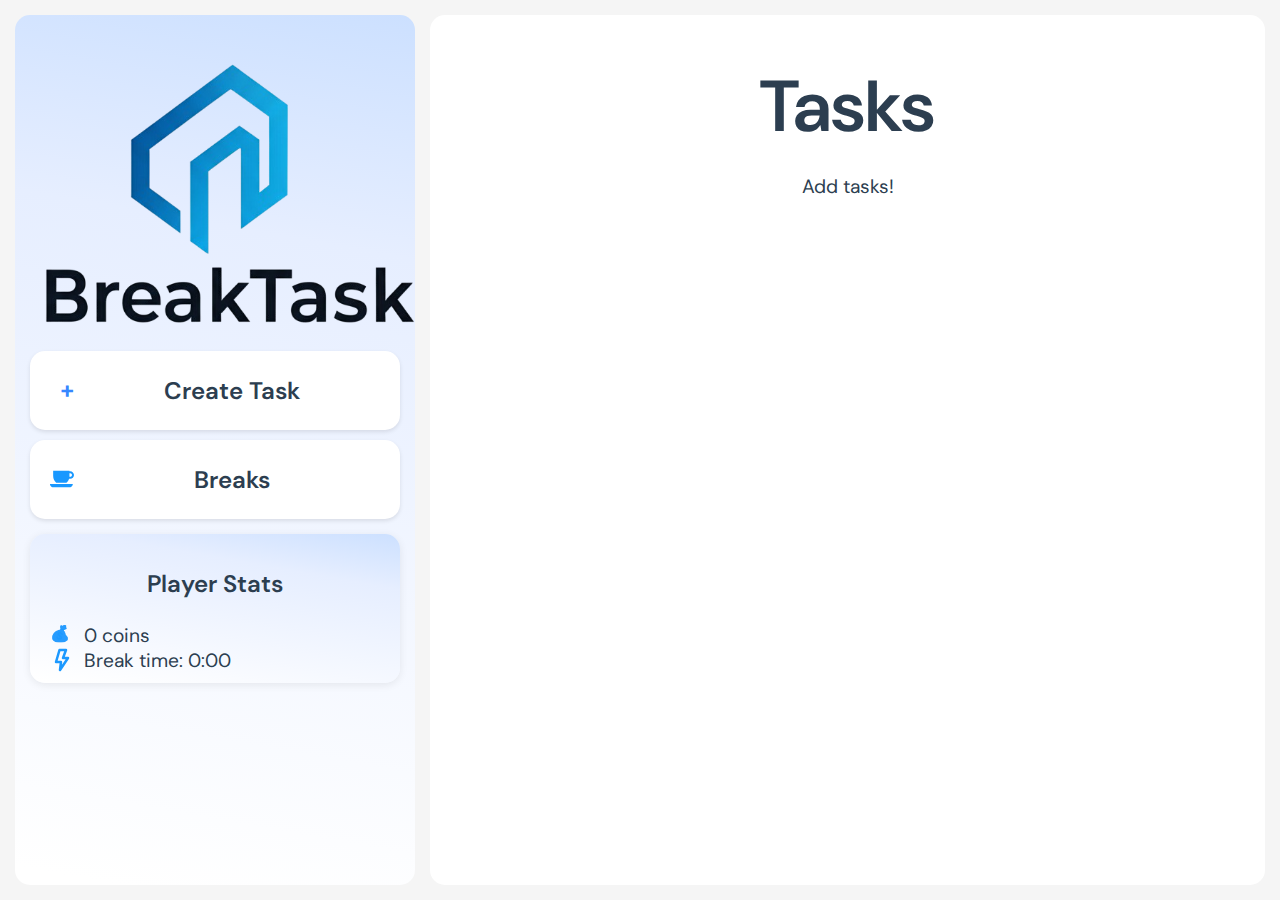
<file: index.html>
<!DOCTYPE html>
<html>
  <head>
    <meta charset="utf-8" />
    <meta http-equiv="X-UA-Compatible" content="IE=edge" />
    <title>BreakTask - Tasks</title>
    <meta name="description" content="" />
    <meta name="viewport" content="width=device-width, initial-scale=1" />
    <link rel="stylesheet" href="style.css" />
    <link rel="icon" type="image/x-icon" href="/ass_ets/favicon.ico" />
    <link rel="preconnect" href="https://fonts.googleapis.com" />
    <link rel="preconnect" href="https://fonts.gstatic.com" crossorigin />
    <link
      href="https://fonts.googleapis.com/css2?family=DM+Sans:ital,opsz,wght@0,9..40,100..1000;1,9..40,100..1000&display=swap"
      rel="stylesheet"
    />
    <link
      href="https://fonts.googleapis.com/css2?family=JetBrains+Mono:wght@100;200;300;400;500;600;700;800&display=swap"
      rel="stylesheet"
    />
  </head>
  <body>
    <div id="left_dashboard" class="dashboard blue-gradient-bg">
      <img
        width="400px"
        style="display: block; margin: 0 auto"
        src="/ass_ets/logo.png"
      />
      <div id="action_sidebar">
        <div id="create_task_button" class="button full-width">
          <div class="button-content">
            <div id="create_task_button_emblem" class="emblem">+</div>
            <div id="create_task_button_emblem_text" class="button-text">
              <p>Create Task</p>
            </div>
          </div>
        </div>
        <div
          id="breaks_button"
          onclick="window.location.href='breaks.html'"
          class="button full-width"
        >
          <div class="button-content">
            <div
              id="breaks_button_emblem"
              class="emblem-container-no-fullwidth"
            >
              <img src="ass_ets/break.svg" alt="lock" class="svg-emblem" />
            </div>
            <div id="break_button_emblem_text" class="button-text">
              <p>Breaks</p>
            </div>
          </div>
        </div>
      </div>
      <div
        id="player_stats"
        class="dashboard no-side-margin blue-gradient-bg fit-width"
      >
        <div id="player_stats_title" class="button-text">
          <p>Player Stats</p>
        </div>
        <div id="coins-container" class="flex-container">
          <div id="coins-container-emblem" class="svg-emblem">💰</div>
          <p>Coins:</p>
        </div>
        <div id="points-container" class="flex-container">
          <img
            id="break-container-emblem"
            class="svg-emblem"
            src="ass_ets/break_symbol.svg"
            alt="break"
          />
          <p>Break time:</p>
        </div>
      </div>
    </div>
    <div id="task_lis_container" class="gray-bg container">
      <div id="task_title" class="gray-bg">
        <h1 style="text-align: center">Tasks</h1>
        <br />
      </div>
      <p style="text-align: center">Add tasks!</p> <br>
      <div id="task_list" class="gray-bg">
        <!--styling div in HTML to be moved to JS-->
        <div class="task-item"></div>
      </div>
    </div>

    <div id="add_task_popup_overlay" class="overlay"></div>
    <div id="add_task_popup" class="blue-gradient-bg popup">
      <div id="add_task_popup_title">
        <h1>Add Task</h1>

        <div id="add_task_input_container" class="input-container">
          <input type="text" id="add_task_input" placeholder="Task name" />
          <input type="number" id="add_task_input" placeholder="Time needed" />
        </div>
        <hr style="margin: 10px 0; border: 1px solid #3687ff" />
        <div id="add_task_popup_button" class="button">Add Task</div>
        <div
          id="add_task_popup_close_button top-margin-space"
          class="emblem-container justify-right"
        >
          <img
            id="add_task_popup_cancel_button"
            src="ass_ets/close-x.svg"
            alt="close"
            class="svg-emblem"
          />
        </div>
      </div>
    </div>

    <script src="script.js" async defer></script>
  </body>
</html>
</file>
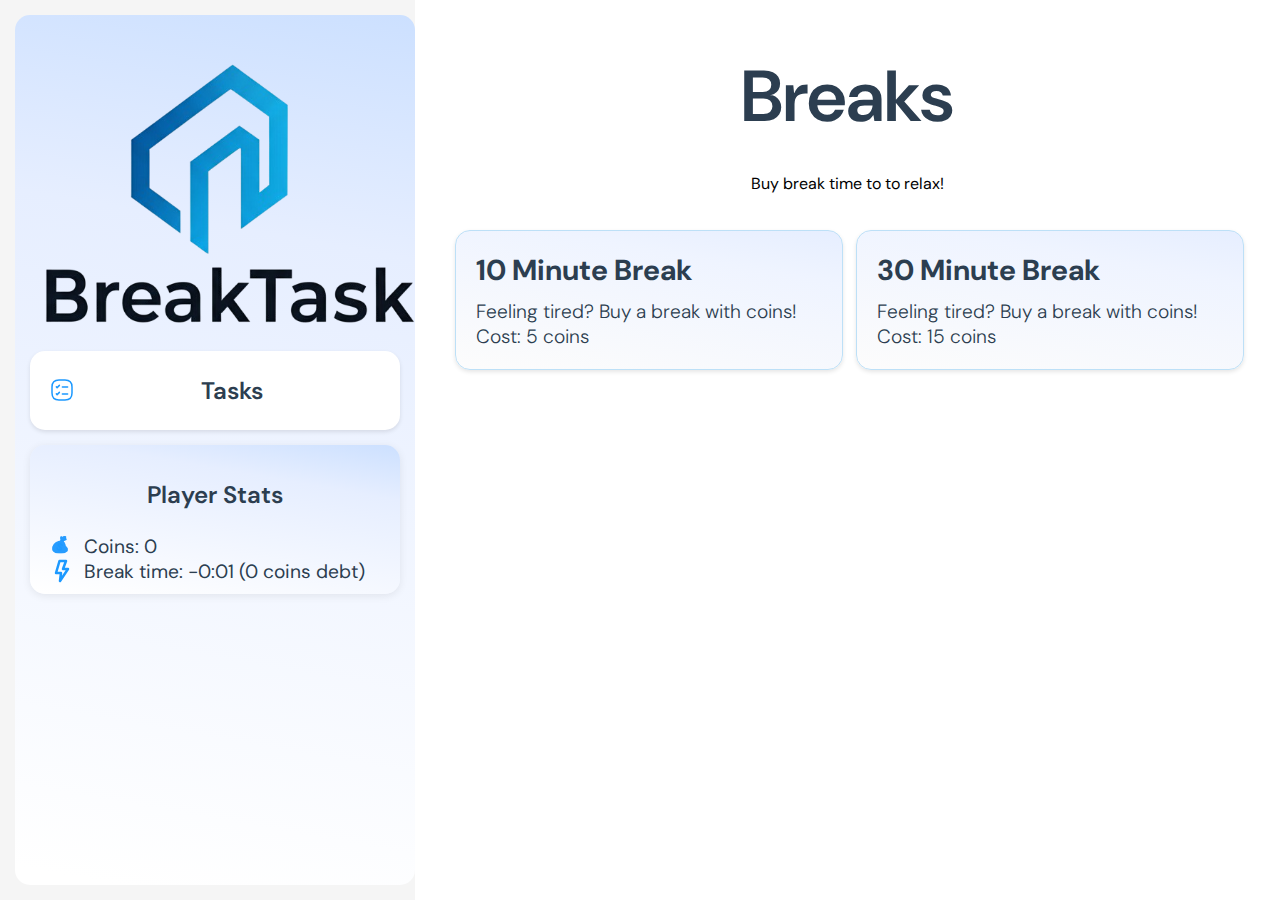
<file: breaks.html>
<!DOCTYPE html>
<html>
  <head>
    <meta charset="utf-8" />
    <meta http-equiv="X-UA-Compatible" content="IE=edge" />
    <title>BreakTask - Break</title>
    <meta name="description" content="" />
    <meta name="viewport" content="width=device-width, initial-scale=1" />
    <link rel="stylesheet" href="style.css" />
    <link rel="icon" type="image/x-icon" href="/ass_ets/favicon.ico" />
    <link rel="preconnect" href="https://fonts.googleapis.com" />
    <link rel="preconnect" href="https://fonts.gstatic.com" crossorigin />
    <link
      href="https://fonts.googleapis.com/css2?family=DM+Sans:ital,opsz,wght@0,9..40,100..1000;1,9..40,100..1000&display=swap"
      rel="stylesheet"
    />
  </head>
  <style>
    .upgrade-container {
      display: grid;
      grid-template-columns: repeat(2, 1fr);
      gap: 1rem;
      padding: 20px;
      width: 100%;
      box-sizing: border-box;
    }

    .upgrade {
      margin: 0;
      background: #f6f6f6;
      background: linear-gradient(10deg, #fcfcfc 2%, #eff4ff 74%, #e6eeff 100%);
      width: 90%;
      padding: 20px;
      border-radius: 15px;
      border: 1px solid #bde0f7;
      cursor: pointer;
      color: #2c3e50;
      font-weight: 400;
      font-size: 1.5rem;
      box-shadow: 0 2px 4px rgba(0, 0, 0, 0.1);
      transition: all 0.3s ease;
      display: block;
      text-decoration: none;
    }

    .upgrade:hover {
      transform: scale(1.02);
      box-shadow: 0 4px 8px rgba(0, 0, 0, 0.2);
      background: linear-gradient(10deg, #fcfcfc 2%, #e8ffef 74%, #d4ffe6 100%);
    }

    .upgrade h2 {
      margin: 0 0 10px 0;
      font-size: 1.8rem;
      color: #2c3e50;
    }

    .upgrade p {
      margin: 0;
      font-size: 1.2rem;
      font-weight: 300;
      color: #2c3e50;
    }

    #task_list {
      padding: 20px;
      width: 100%;
      box-sizing: border-box;
    }

    #task_list h1 {
      margin-bottom: 30px;
      color: #2c3e50;
    }
  </style>
  <body>
    <!-- Left Dashboard/Nav-->
    <div id="left_dashboard" class="dashboard blue-gradient-bg">
      <img
        width="400px"
        style="display: block; margin: 0 auto"
        src="/ass_ets/logo.png"
      />
      <div id="action_sidebar">
        <div
          id="tasks_button"
          onclick="window.location.href='index.html'"
          class="button full-width"
        >
          <div class="button-content">
            <div id="tasks_button_emblem" class="emblem-container-no-fullwidth">
              <img src="ass_ets/task.svg" alt="lock" class="svg-emblem" />
            </div>
            <div id="tasks_button_emblem_text" class="button-text">
              <p>Tasks</p>
            </div>
          </div>
        </div>
      </div>
      <div
        id="player_stats"
        class="dashboard no-side-margin blue-gradient-bg fit-width"
      >
        <div id="player_stats_title" class="button-text">
          <p>Player Stats</p>
        </div>
        <div id="coins-container" class="flex-container">
          <div id="coins-container-emblem" class="svg-emblem">💰</div>
          <p>Coins:</p>
        </div>
        <div id="points-container" class="flex-container">
          <img
            id="break-container-emblem"
            class="svg-emblem"
            src="ass_ets/break_symbol.svg"
            alt="break"
          />
          <p>Break time:</p>
        </div>
      </div>
    </div>
    <!-- Main Content -->
    <div id="task_list" class="gray-bg">
      <h1 style="text-align: center">Breaks</h1>

      <p style="text-align: center">Buy break time to to relax!</p>
      <div class="upgrade-container" id="upgradecont">
        <!-- Upgrades will be inserted here by JavaScript -->
      </div>
    </div>

    <!-- Load scripts in the correct order -->
    <script src="script.js"></script>
    <script src="break.js"></script>
  </body>
</html>
</file>
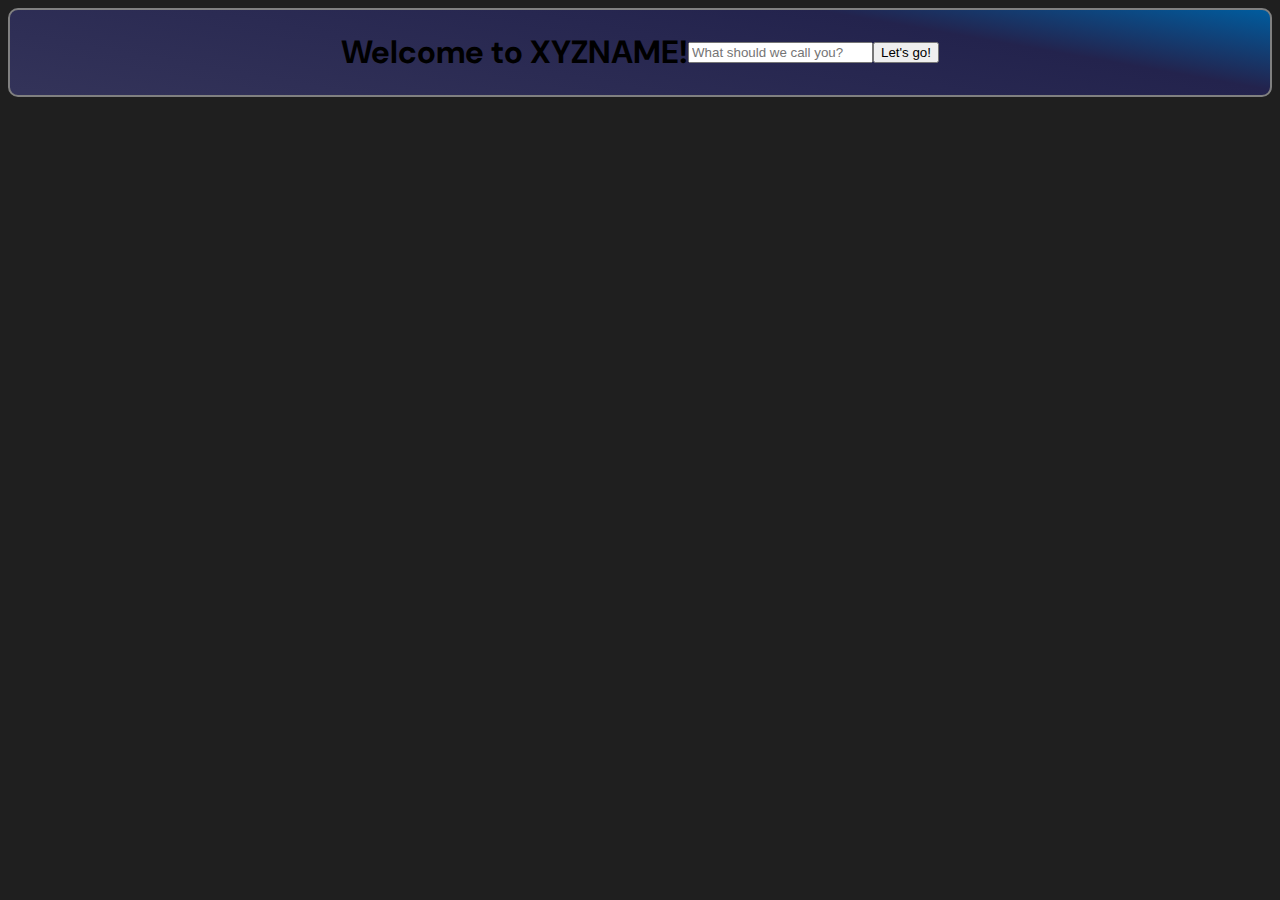
<file: intro.html>
<!DOCTYPE html>
<html lang="en">
  <head>
    <meta charset="UTF-8" />
    <meta name="viewport" content="width=device-width, initial-scale=1.0" />
    <link rel="stylesheet" href="style2.css" />
    <link rel="preconnect" href="https://fonts.googleapis.com" />
    <link rel="preconnect" href="https://fonts.gstatic.com" crossorigin />
    <link
      href="https://fonts.googleapis.com/css2?family=DM+Sans:ital,opsz,wght@0,9..40,100..1000;1,9..40,100..1000&display=swap"
      rel="stylesheet"
    />
    <title>Welcome!</title>
  </head>
  <body>
    <div class="center blue-gradient-bg bigbox">
      <h1 class="titlething">Welcome to XYZNAME!</h1>
      <div>
        <input placeholder="What should we call you?" id="nameInput" />
      </div>
      <div>
        <button onclick="initCharacter()" class="buttona">Let's go!</button>
      </div>
    </div>
  </body>
  <script src="script2.js"></script>
</html>
</file>
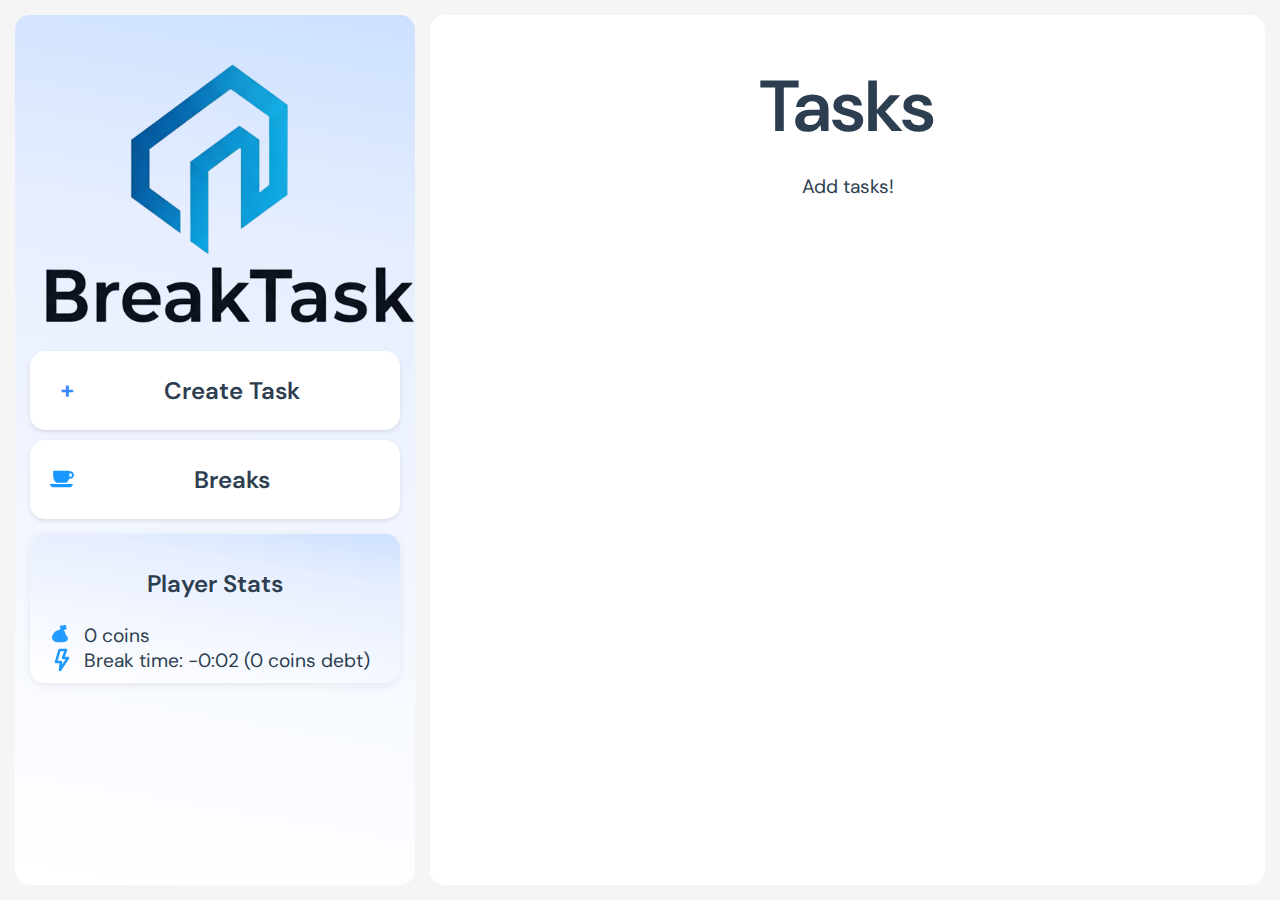
<file: locked.html>
<!DOCTYPE html>
<html>
  <head>
    <meta charset="utf-8" />
    <meta http-equiv="X-UA-Compatible" content="IE=edge" />
    <title>BreakTask - Locked Task</title>
    <meta name="description" content="" />
    <meta name="viewport" content="width=device-width, initial-scale=1" />
    <link rel="stylesheet" href="style.css" />
    <link rel="preconnect" href="https://fonts.googleapis.com" />
    <link rel="preconnect" href="https://fonts.gstatic.com" crossorigin />
    <link
      href="https://fonts.googleapis.com/css2?family=DM+Sans:ital,opsz,wght@0,9..40,100..1000;1,9..40,100..1000&display=swap"
      rel="stylesheet"
    />
    <style>
      body {
        margin: 0;
        padding: 0;
        min-height: 100vh;
        display: flex;
        flex-direction: column;
        align-items: center;
        justify-content: center;
        background: linear-gradient(135deg, #f6f6f6 0%, #e6eeff 50%, #e8e6ff 100%);
        font-family: 'DM Sans', sans-serif;
      }

      .locked-container {
        text-align: center;
        padding: 2rem;
      }

      .title {
        font-size: 3rem;
        color: #2c3e50;
        margin-bottom: 2rem;
      }

      .task-name {
        font-size: 2rem;
        color: #2c3e50;
        margin-bottom: 1rem;
      }

      .timer {
        font-size: 4rem;
        color: #2c3e50;
        font-weight: bold;
        margin: 2rem 0;
      }

      .warning {
        font-size: 1.2rem;
        color: #e74c3c;
        margin-top: 2rem;
      }
    </style>
  </head>
  <body>
    <div class="locked-container">
      <h1 class="title">BreakTask</h1>
      <div class="task-name" id="taskName">Task Name</div>
      <div class="timer" id="timer">00:00</div>
      <div class="warning">Do not move your mouse or press any keys!</div>
    </div>

    <script src="locked.js"></script>
  </body>
</html>
</file>
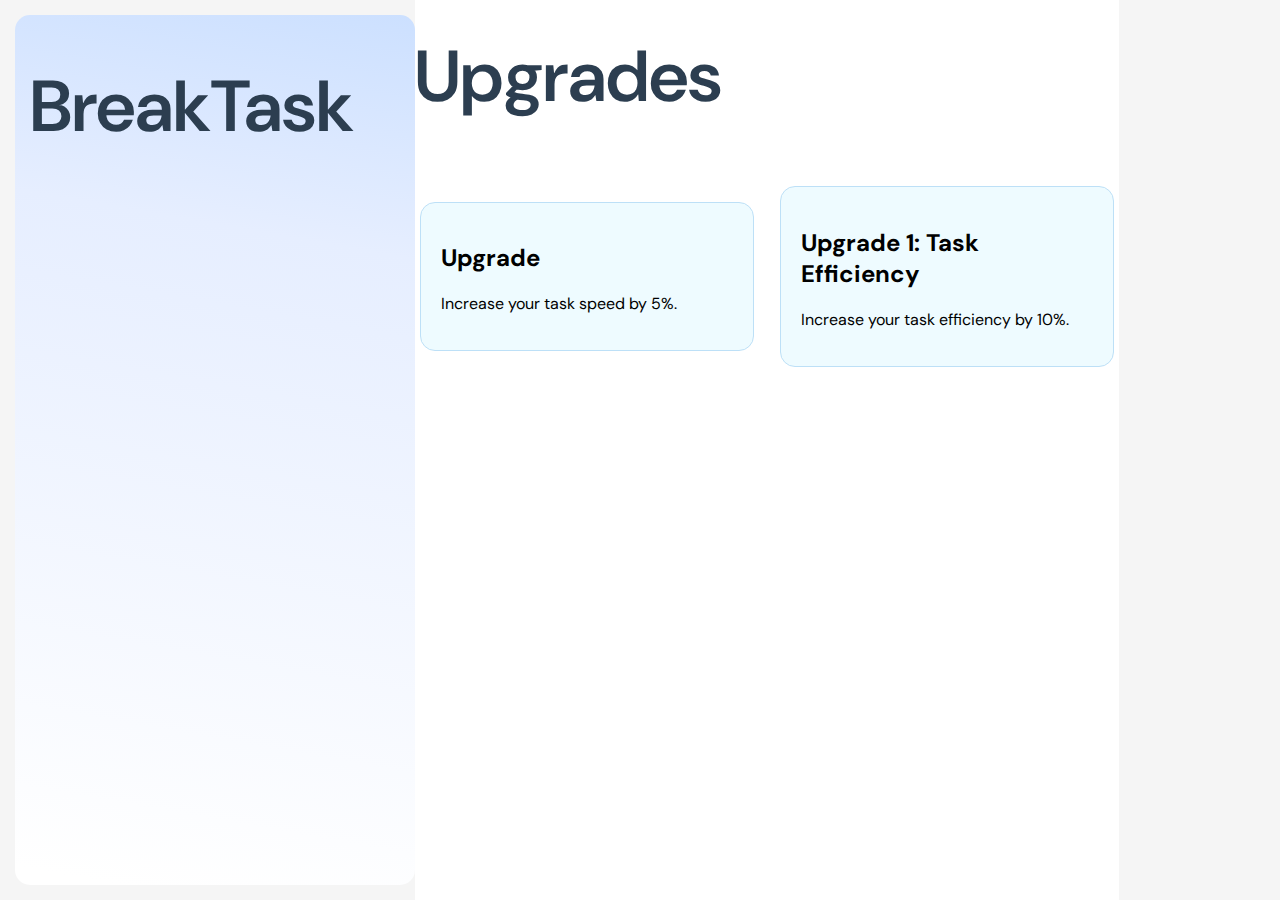
<file: upgrades.html>
<!DOCTYPE html>
<html>
  <head>
    <meta charset="utf-8" />
    <meta http-equiv="X-UA-Compatible" content="IE=edge" />
    <title>Upgrades</title>
    <meta name="description" content="" />
    <meta name="viewport" content="width=device-width, initial-scale=1" />
    <link rel="stylesheet" href="style.css" />
    <link rel="preconnect" href="https://fonts.googleapis.com" />
    <link rel="preconnect" href="https://fonts.gstatic.com" crossorigin />
    <link
      href="https://fonts.googleapis.com/css2?family=DM+Sans:ital,opsz,wght@0,9..40,100..1000;1,9..40,100..1000&display=swap"
      rel="stylesheet"
    />
  </head>
  <style>
.upgrade-container {
    display: grid;
    grid-template-columns: repeat(2, 1fr); 
    gap: 1rem; 
    justify-items: center;
    align-items: center;
  }

  .upgrade {
    margin: 0; 
    background: #eefbff;
    width: 85%; 
    padding: 20px;
    border-radius: 15px;
    border: 1px solid #bde0f7;
    cursor: pointer;
  } 

  .upgrade:hover {
    transform: scale(1.05); /* Slightly enlarge the upgrade box */
    box-shadow: 0 4px 8px rgba(0, 0, 0, 0.2); /* Add a shadow effect */
    background: #d9f4ff; /* Change background color on hover */
  }
  </style>
  <body>
    <!-- Left Dashboard/Nav-->
    <div id="left_dashboard" class="dashboard blue-gradient-bg">
      <h1>BreakTask</h1>
      <div id="action_sidebar">
        <div id="create_task_button"></div>
      </div>
    </div>
    <!-- Main Content -->
    <div id="task_list" class="gray-bg">
      <h1>Upgrades</h1> <br><br><br>
      <div class="upgrade-container">
        <div id="upgrade-1" class="upgrade">
          <h2>Upgrade</h2>
          <p>Increase your task speed by 5%.</p>
        </div>
        <div id="upgrade-2" class="upgrade">
            <h2>Upgrade 1: Task Efficiency</h2>
            <p>Increase your task efficiency by 10%.</p>
          </div>
      </div>

    </div>

    <script src="script.js" async defer></script>
    <script src="upgrades.js" async defer></script>
  </body>
</html>
</file>
<file: style.css>
body {
  margin: 0;
  padding: 0;
  display: flex;
  min-height: 100vh;
  background-color: #f5f5f5;
  font-family: "DM Sans", sans-serif;
}

h1 {
  font-size: 4.5rem;
  font-weight: 600;
  color: #2c3e50;
  margin: 0;
  margin-top: 30px;
}

.dashboard {
  width: 25rem;
  margin: 15px;
  margin-right: 0;
  padding: 15px;
  border-radius: 15px;
  box-sizing: border-box;
}

.no-margin {
  margin: 0;
}

.no-side-margin {
  margin-left: 0;
  margin-right: 0;
}

.blue-gradient-bg {
  background: #ffffff;
  background: linear-gradient(10deg, #ffffff 2%, #e6eeff 74%, #cce0ff 100%);
}

.gray-bg {
  background-color: #ffffff;
}

.emblem {
  font-family: "JetBrains Mono", monospace;
  font-size: 1.5rem;
  font-weight: 600;
  color: #3687ff;
  margin-left: 20px;
}

.display {
  background-color: #ffffff;
  border-radius: 15px;
  padding: 0 10px;
  box-shadow: 0 2px 4px rgba(0, 0, 0, 0.1);
}

.button {
  background-color: #ffffff;
  border-radius: 15px;
  padding: 0 10px;
  transition: all 0.3s ease;
  cursor: pointer;
  position: relative;
  overflow: hidden;
  box-shadow: 0 2px 4px rgba(0, 0, 0, 0.1);
  display: inline-block;
  box-sizing: border-box;
}

.button.full-width {
  width: 100%;
  display: block;
}

.button:hover {
  background: linear-gradient(0deg, #ffffff 2%, #e6eeff 60%, #cce0ff 100%);
  transform: translateY(-1px);
  box-shadow: 0 4px 8px rgba(0, 0, 0, 0.15);
}

.button:active {
  background: linear-gradient(0deg, #e6eeff 2%, #e6eeff 60%, #cce0ff 100%);
  transform: translateY(1px);
  box-shadow: 0 1px 2px rgba(0, 0, 0, 0.1);
}

.container {
  flex: 1;
  margin: 15px;
  padding: 15px;
  border-radius: 15px;
  box-sizing: border-box;
  align-items: center;
  gap: 10px;
}

.container p {
  margin: 0;
  font-size: 1.2rem;
  color: #2c3e50;
}

.button-content {
  display: flex;
  align-items: center;
}

.button-text {
  color: #2c3e50;
  font-family: "DM Sans", sans-serif;
  font-weight: 600;
  font-size: 1.5rem;
  width: 100%;
  text-align: center;
}

.fit-width {
  width: 100%;
}

#action_sidebar {
  display: flex;
  flex-direction: column;
  gap: 10px;
  margin-top: 20px;
}

#player_stats {
  padding: 10px;
  box-sizing: border-box;
  box-shadow: 0 2px 8px rgba(0, 0, 0, 0.08);
}

.task-item {
  padding: 10px;
  border-radius: 15px;
  background: #f6f6f6;
  background: linear-gradient(10deg, #fcfcfc 2%, #eff4ff 74%, #e6eeff 100%);
  color: #2c3e50;
  font-weight: 400;
  font-size: 2rem;
  box-shadow: 0 2px 4px rgba(0, 0, 0, 0.1);
  display: flex;
  justify-content: space-between;
  align-items: center;
  gap: 20px;
  margin-bottom: 8px;
  transition: background 0.3s ease;
}

.task-item.running {
  background: #f6f6f6;
  background: linear-gradient(10deg, #fcfcfc 2%, #e8ffef 74%, #d4ffe6 100%);
}

.task-item.completed {
  background: #f6f6f6;
  background: linear-gradient(10deg, #fcfcfc 2%, #e8ffef 74%, #d4ffe6 100%);
  border: 2px solid #4caf50;
}

.task-item.completed .time-text {
  color: #4caf50;
  font-weight: 500;
}

.task-content {
  flex: 1;
}

.task-widgets {
  display: flex;
  flex-direction: column;
  align-items: flex-end;
  gap: 8px;
}

.task-buttons {
  display: flex;
  gap: 10px;
  align-items: center;
}

.time-text {
  font-size: 1.2rem;
  font-weight: 300;
  color: #2c3e50;
  margin: 0;
}

.task-item > img {
  margin-left: auto;
}

.task-item > img:active {
  filter: brightness(0.3);
}

.task-item > button {
  background-color: #ffffff;
  border: none;
  font-size: 1.5rem;
  cursor: pointer;
  color: #2c3e50;
  display: flex;
}

.emblem-container-no-fullwidth {
  width: auto;
  display: flex;
}

.emblem-container {
  width: 100%;
  display: flex;
}

.justify-right {
  justify-content: right;
  align-items: right;
}

.svg-emblem {
  width: 1.5rem;
  height: 1.5rem;
  filter: invert(48%) sepia(79%) saturate(2476%) hue-rotate(190deg)
    brightness(100%) contrast(119%);
  transition: filter 0.2s ease;
  margin-left: 10px;
  cursor: pointer;
}

.emblem-container .svg-emblem:hover {
  filter: invert(48%) sepia(79%) saturate(2476%) hue-rotate(190deg)
    brightness(70%) contrast(119%);
}

.emblem-container .svg-emblem:active {
  filter: invert(48%) sepia(79%) saturate(2476%) hue-rotate(190deg)
    brightness(40%) contrast(119%);
}

@keyframes slideOutRight {
  0% {
    transform: translateX(0);
    opacity: 1;
  }
  100% {
    transform: translateX(100%);
    opacity: 0;
  }
}

.task-item.closing {
  animation: slideOutRight 0.3s ease-out forwards;
  pointer-events: none;
}

.popup {
  position: fixed;
  top: 50%;
  left: 50%;
  transform: translate(-50%, -50%);
  width: 300px;
  height: 300px;
  background-color: #ffffff;
  border-radius: 15px;
  padding: 20px;
  box-shadow: 0 2px 8px rgba(0, 0, 0, 0.08);
  z-index: 900;
  display: none;
}

.input-container {
  display: flex;
  flex-direction: column;
  gap: 10px;
  z-index: 800;
}

.input-container > input {
  width: 100%;
  padding: 10px;
  border-radius: 15px;
  box-sizing: border-box;
  border: 1px solid #e0e0e0;
  font-size: 1.2rem;
  font-weight: 400;
  color: #2c3e50;
  background-color: #ebf3ff;
}

.top-margin-space {
  margin-top: 10px;
}

.overlay {
  position: fixed;
  top: 0;
  left: 0;
  width: 100%;
  height: 100%;
  background-color: rgba(0, 0, 0, 0.3);
  z-index: 700;
  display: none;
}

.flex-display {
  display: flex;
}

.flex-container {
  display: flex;
  align-items: center;
  gap: 10px;
}

.flex-container p {
  margin: 0;
  font-size: 1.2rem;
  color: #2c3e50;
}

#add_task_popup_button {
  background-color: #ffffff;
  border: none;
  font-size: 1.5rem;
  cursor: pointer;
  color: #2c3e50;
  width: auto;
  box-sizing: border-box;
  margin-left: auto;
  display: inline-block;
  padding: 10px 20px;
}

.task-buttons .svg-emblem {
  transition: transform 0.2s ease, filter 0.2s ease;
}

.task-buttons .svg-emblem:hover {
  transform: scale(1.1);
  filter: invert(48%) sepia(79%) saturate(2476%) hue-rotate(190deg)
    brightness(70%) contrast(119%);
}

.task-buttons .svg-emblem:active {
  transform: scale(0.95);
  filter: invert(48%) sepia(79%) saturate(2476%) hue-rotate(190deg)
    brightness(40%) contrast(119%);
}
</file>
<file: style2.css>
.blue-gradient-bg {
  background: #34347d;
  background: linear-gradient(
    10deg,
    rgb(51, 51, 89) 2%,
    rgba(35, 35, 77, 1) 74%,
    rgba(0, 92, 158, 1) 100%
  );
}

.center {
  align-items: center;
  display: flex;
  justify-content: center;
}

.bigbox {
  border-radius: 10px;
  border: 2px solid gray;
}

#nameInput:focus {
  outline: none;
}

#nameInput {
  outline: none;
}

body {
  background-color: #1f1f1f;
  font-family: "DM Sans", sans-serif;
}
</file>
